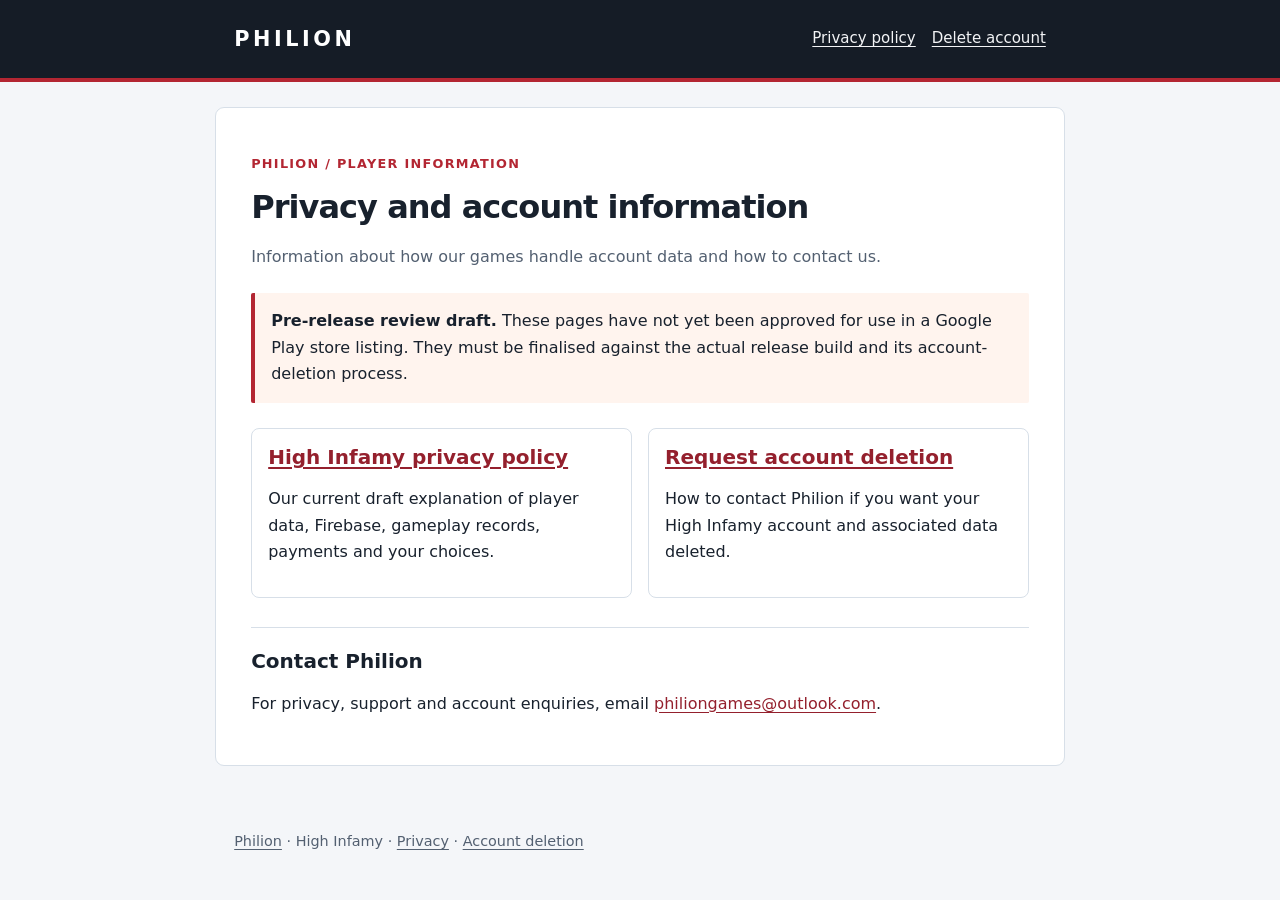
<file: index.html>
<!doctype html>
<html lang="en-GB">
<head>
  <meta charset="utf-8">
  <meta name="viewport" content="width=device-width,initial-scale=1">
  <meta name="robots" content="noindex,nofollow">
  <title>Philion | Privacy and account information</title>
  <meta name="description" content="Privacy and account information for High Infamy by Philion.">
  <link rel="stylesheet" href="./styles.css">
</head>
<body>
<header><div class="wrap"><a class="brand" href="./index.html">PHILION</a><nav aria-label="Main navigation"><a href="./privacy.html">Privacy policy</a><a href="./delete-account.html">Delete account</a></nav></div></header>
<main class="main" id="main">
  <p class="eyebrow">Philion / Player information</p>
  <h1>Privacy and account information</h1>
  <p class="subtitle">Information about how our games handle account data and how to contact us.</p>
  <div class="notice" role="note"><strong>Pre-release review draft.</strong> These pages have not yet been approved for use in a Google Play store listing. They must be finalised against the actual release build and its account-deletion process.</div>
  <div class="cards">
    <section class="card"><h2><a href="./privacy.html">High Infamy privacy policy</a></h2><p>Our current draft explanation of player data, Firebase, gameplay records, payments and your choices.</p></section>
    <section class="card"><h2><a href="./delete-account.html">Request account deletion</a></h2><p>How to contact Philion if you want your High Infamy account and associated data deleted.</p></section>
  </div>
  <h2>Contact Philion</h2>
  <p>For privacy, support and account enquiries, email <a href="mailto:philiongames@outlook.com">philiongames@outlook.com</a>.</p>
</main>
<footer><a href="./index.html">Philion</a> · High Infamy · <a href="./privacy.html">Privacy</a> · <a href="./delete-account.html">Account deletion</a></footer>
</body>
</html>
</file>
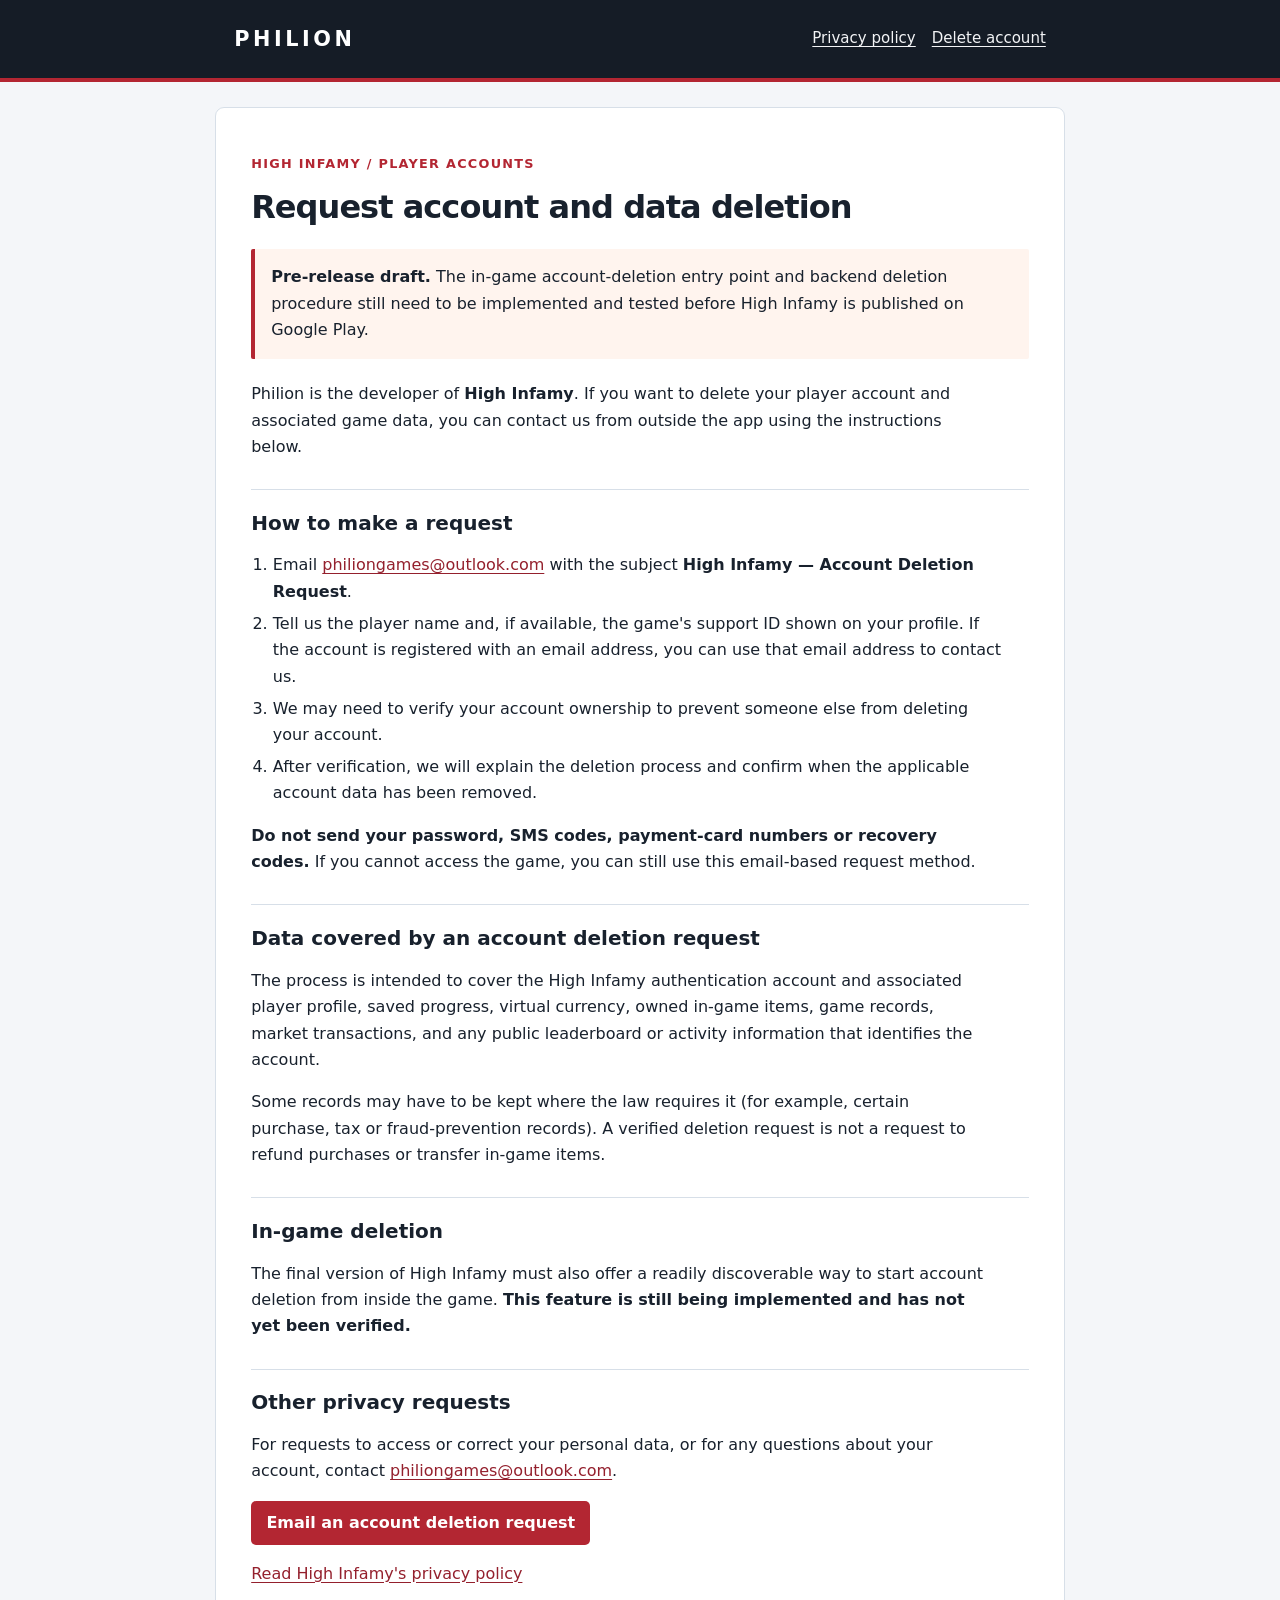
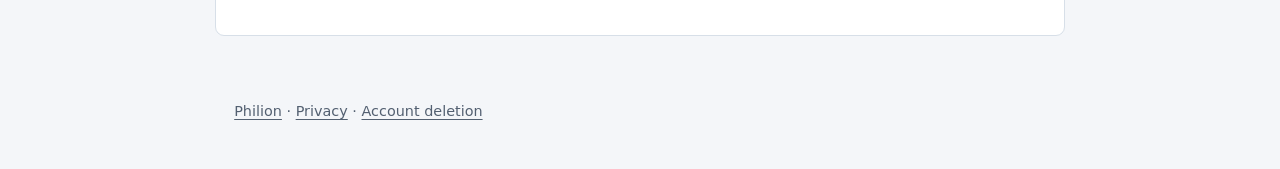
<file: delete-account.html>
<!doctype html>
<html lang="en-GB">
<head>
  <meta charset="utf-8">
  <meta name="viewport" content="width=device-width,initial-scale=1">
  <meta name="robots" content="noindex,nofollow">
  <title>Delete Your High Infamy Account | Philion</title>
  <meta name="description" content="Request deletion of a High Infamy player account and associated data.">
  <link rel="stylesheet" href="./styles.css">
</head>
<body>
<header><div class="wrap"><a class="brand" href="./index.html">PHILION</a><nav aria-label="Main navigation"><a href="./privacy.html">Privacy policy</a><a aria-current="page" href="./delete-account.html">Delete account</a></nav></div></header>
<main class="main">
  <p class="eyebrow">High Infamy / Player accounts</p>
  <h1>Request account and data deletion</h1>
  <div class="notice" role="note"><strong>Pre-release draft.</strong> The in-game account-deletion entry point and backend deletion procedure still need to be implemented and tested before High Infamy is published on Google Play.</div>
  <p>Philion is the developer of <strong>High Infamy</strong>. If you want to delete your player account and associated game data, you can contact us from outside the app using the instructions below.</p>
  <h2>How to make a request</h2>
  <ol>
    <li>Email <a href="mailto:philiongames@outlook.com?subject=High%20Infamy%20-%20Account%20Deletion%20Request">philiongames@outlook.com</a> with the subject <strong>High Infamy — Account Deletion Request</strong>.</li>
    <li>Tell us the player name and, if available, the game's support ID shown on your profile. If the account is registered with an email address, you can use that email address to contact us.</li>
    <li>We may need to verify your account ownership to prevent someone else from deleting your account.</li>
    <li>After verification, we will explain the deletion process and confirm when the applicable account data has been removed.</li>
  </ol>
  <p><strong>Do not send your password, SMS codes, payment-card numbers or recovery codes.</strong> If you cannot access the game, you can still use this email-based request method.</p>
  <h2>Data covered by an account deletion request</h2>
  <p>The process is intended to cover the High Infamy authentication account and associated player profile, saved progress, virtual currency, owned in-game items, game records, market transactions, and any public leaderboard or activity information that identifies the account.</p>
  <p>Some records may have to be kept where the law requires it (for example, certain purchase, tax or fraud-prevention records). A verified deletion request is not a request to refund purchases or transfer in-game items.</p>
  <h2>In-game deletion</h2>
  <p>The final version of High Infamy must also offer a readily discoverable way to start account deletion from inside the game. <strong>This feature is still being implemented and has not yet been verified.</strong></p>
  <h2>Other privacy requests</h2>
  <p>For requests to access or correct your personal data, or for any questions about your account, contact <a href="mailto:philiongames@outlook.com">philiongames@outlook.com</a>.</p>
  <p><a class="button" href="mailto:philiongames@outlook.com?subject=High%20Infamy%20-%20Account%20Deletion%20Request">Email an account deletion request</a></p>
  <p><a href="./privacy.html">Read High Infamy's privacy policy</a></p>
</main>
<footer><a href="./index.html">Philion</a> · <a href="./privacy.html">Privacy</a> · <a href="./delete-account.html">Account deletion</a></footer>
</body>
</html>
</file>
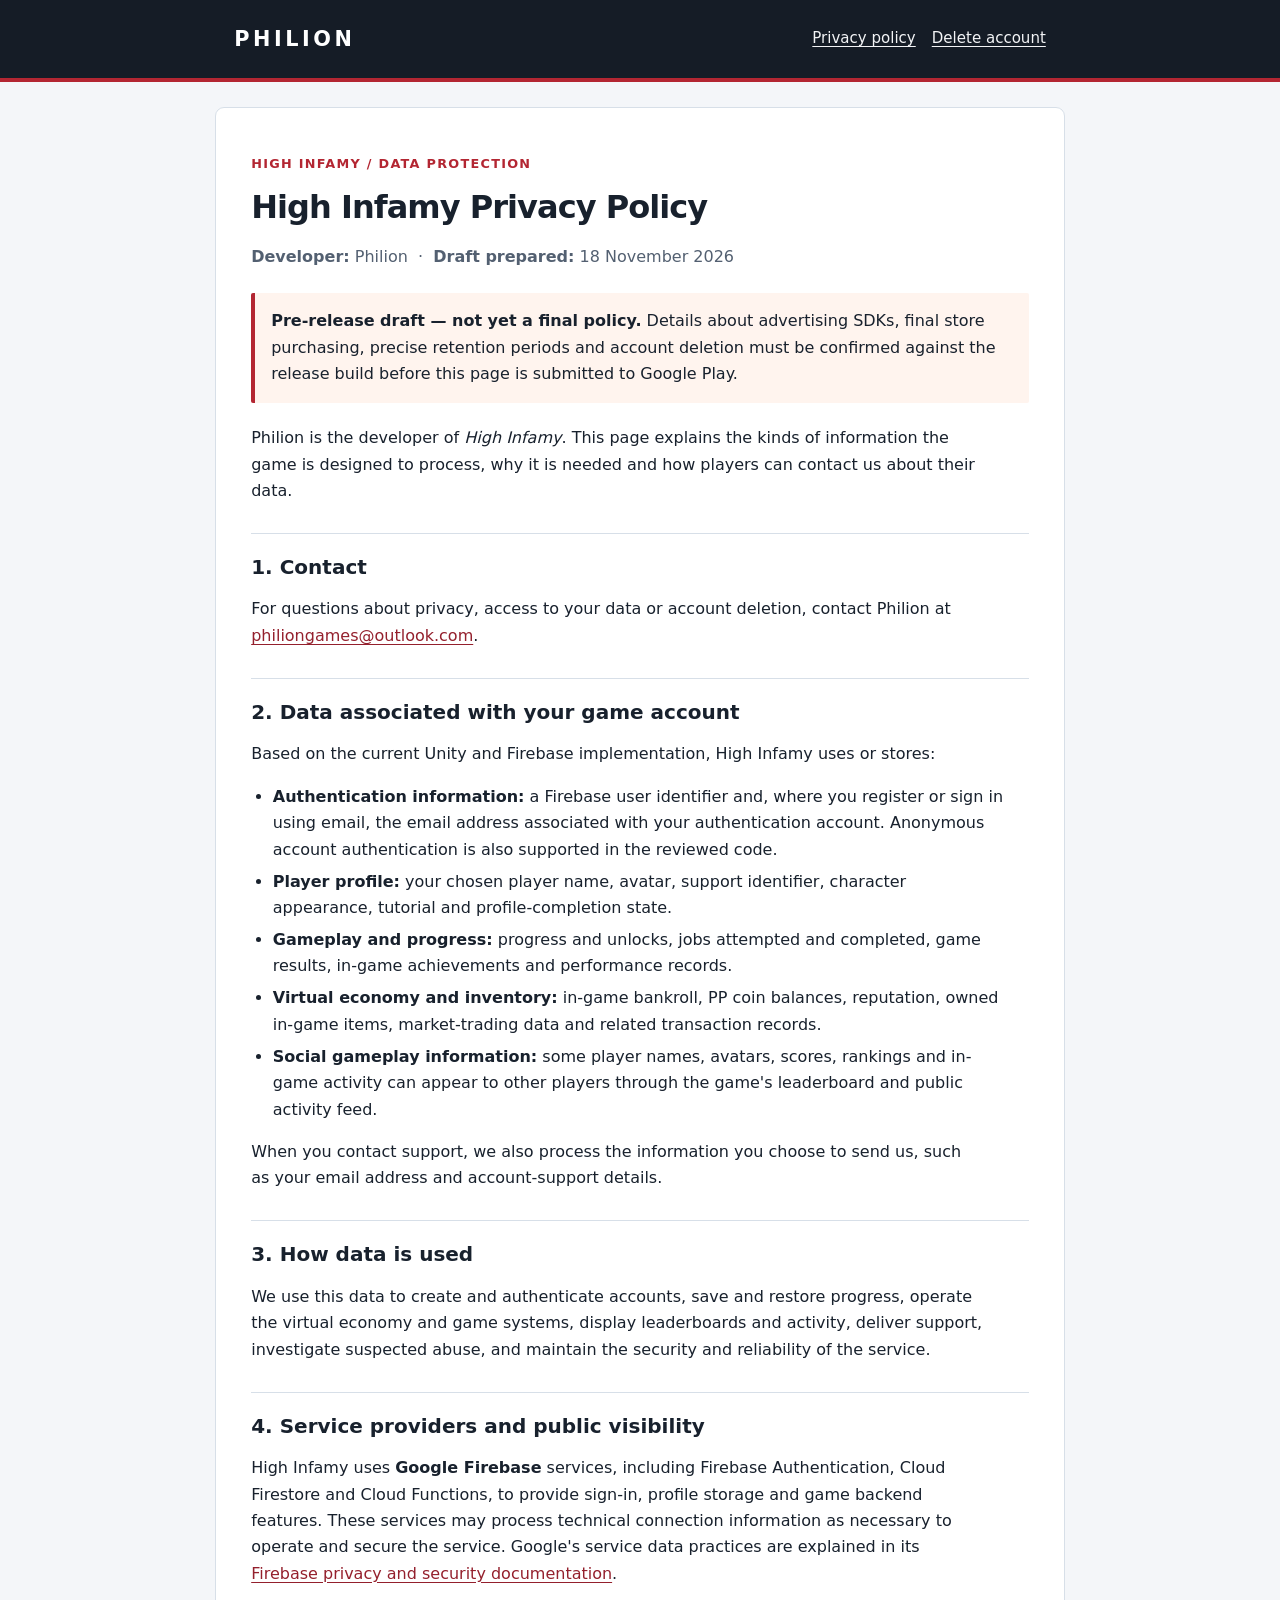
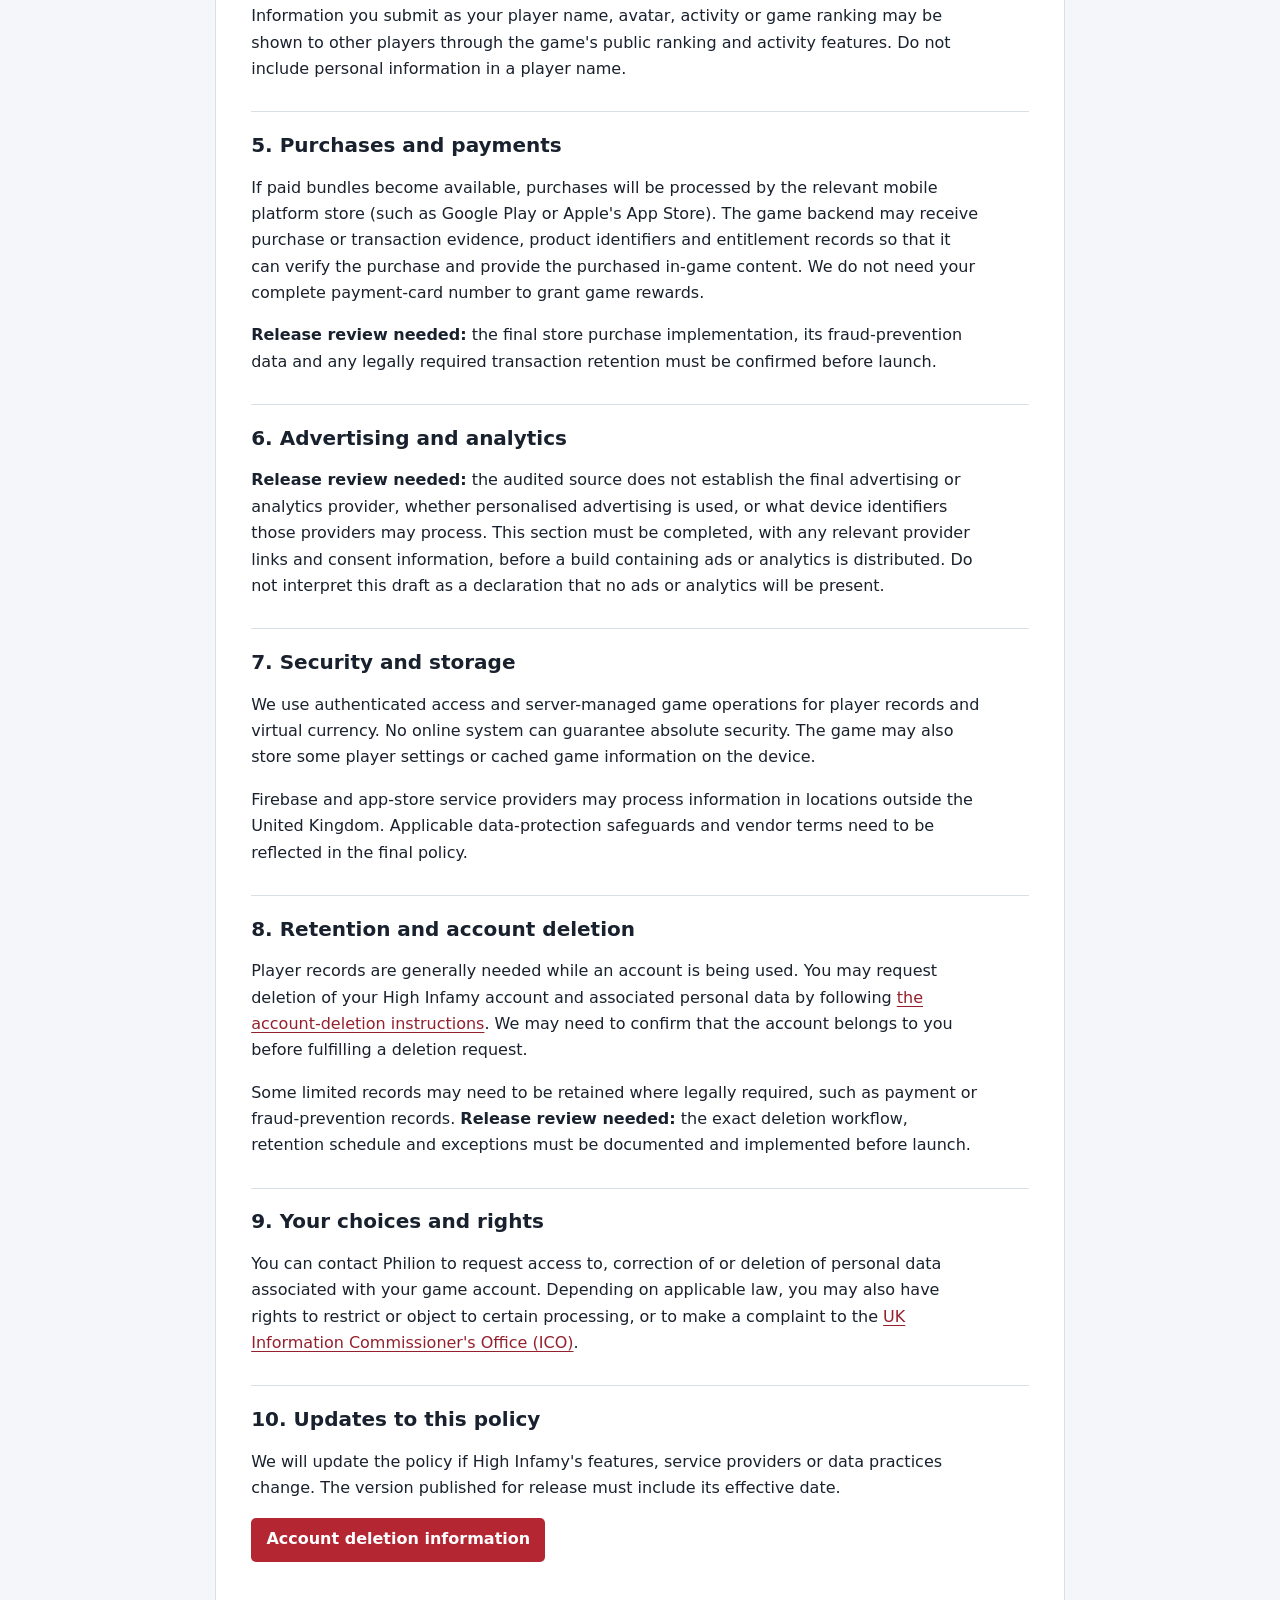
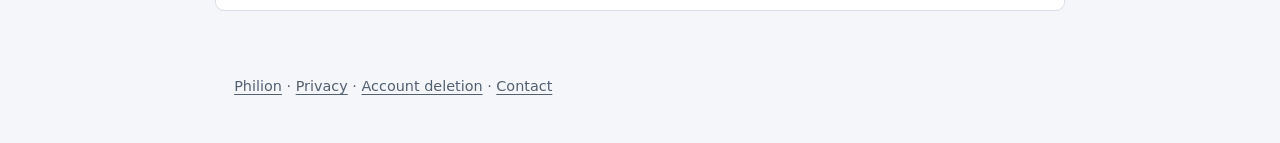
<file: privacy.html>
<!doctype html>
<html lang="en-GB">
<head>
  <meta charset="utf-8">
  <meta name="viewport" content="width=device-width,initial-scale=1">
  <meta name="robots" content="noindex,nofollow">
  <title>High Infamy Privacy Policy | Philion</title>
  <meta name="description" content="Privacy policy for High Infamy, a game published by Philion.">
  <link rel="stylesheet" href="./styles.css">
</head>
<body>
<header><div class="wrap"><a class="brand" href="./index.html">PHILION</a><nav aria-label="Main navigation"><a aria-current="page" href="./privacy.html">Privacy policy</a><a href="./delete-account.html">Delete account</a></nav></div></header>
<main class="main">
  <p class="eyebrow">High Infamy / Data protection</p>
  <h1>High Infamy Privacy Policy</h1>
  <p class="small"><strong>Developer:</strong> Philion &nbsp;·&nbsp; <strong>Draft prepared:</strong> 18 November 2026</p>
  <div class="notice" role="note"><strong>Pre-release draft — not yet a final policy.</strong> Details about advertising SDKs, final store purchasing, precise retention periods and account deletion must be confirmed against the release build before this page is submitted to Google Play.</div>
  <p>Philion is the developer of <em>High Infamy</em>. This page explains the kinds of information the game is designed to process, why it is needed and how players can contact us about their data.</p>

  <h2>1. Contact</h2>
  <p>For questions about privacy, access to your data or account deletion, contact Philion at <a href="mailto:philiongames@outlook.com">philiongames@outlook.com</a>.</p>

  <h2>2. Data associated with your game account</h2>
  <p>Based on the current Unity and Firebase implementation, High Infamy uses or stores:</p>
  <ul>
    <li><strong>Authentication information:</strong> a Firebase user identifier and, where you register or sign in using email, the email address associated with your authentication account. Anonymous account authentication is also supported in the reviewed code.</li>
    <li><strong>Player profile:</strong> your chosen player name, avatar, support identifier, character appearance, tutorial and profile-completion state.</li>
    <li><strong>Gameplay and progress:</strong> progress and unlocks, jobs attempted and completed, game results, in-game achievements and performance records.</li>
    <li><strong>Virtual economy and inventory:</strong> in-game bankroll, PP coin balances, reputation, owned in-game items, market-trading data and related transaction records.</li>
    <li><strong>Social gameplay information:</strong> some player names, avatars, scores, rankings and in-game activity can appear to other players through the game's leaderboard and public activity feed.</li>
  </ul>
  <p>When you contact support, we also process the information you choose to send us, such as your email address and account-support details.</p>

  <h2>3. How data is used</h2>
  <p>We use this data to create and authenticate accounts, save and restore progress, operate the virtual economy and game systems, display leaderboards and activity, deliver support, investigate suspected abuse, and maintain the security and reliability of the service.</p>

  <h2>4. Service providers and public visibility</h2>
  <p>High Infamy uses <strong>Google Firebase</strong> services, including Firebase Authentication, Cloud Firestore and Cloud Functions, to provide sign-in, profile storage and game backend features. These services may process technical connection information as necessary to operate and secure the service. Google's service data practices are explained in its <a href="https://firebase.google.com/support/privacy" rel="noopener noreferrer">Firebase privacy and security documentation</a>.</p>
  <p>Information you submit as your player name, avatar, activity or game ranking may be shown to other players through the game's public ranking and activity features. Do not include personal information in a player name.</p>

  <h2>5. Purchases and payments</h2>
  <p>If paid bundles become available, purchases will be processed by the relevant mobile platform store (such as Google Play or Apple's App Store). The game backend may receive purchase or transaction evidence, product identifiers and entitlement records so that it can verify the purchase and provide the purchased in-game content. We do not need your complete payment-card number to grant game rewards.</p>
  <p><strong>Release review needed:</strong> the final store purchase implementation, its fraud-prevention data and any legally required transaction retention must be confirmed before launch.</p>

  <h2>6. Advertising and analytics</h2>
  <p><strong>Release review needed:</strong> the audited source does not establish the final advertising or analytics provider, whether personalised advertising is used, or what device identifiers those providers may process. This section must be completed, with any relevant provider links and consent information, before a build containing ads or analytics is distributed. Do not interpret this draft as a declaration that no ads or analytics will be present.</p>

  <h2>7. Security and storage</h2>
  <p>We use authenticated access and server-managed game operations for player records and virtual currency. No online system can guarantee absolute security. The game may also store some player settings or cached game information on the device.</p>
  <p>Firebase and app-store service providers may process information in locations outside the United Kingdom. Applicable data-protection safeguards and vendor terms need to be reflected in the final policy.</p>

  <h2>8. Retention and account deletion</h2>
  <p>Player records are generally needed while an account is being used. You may request deletion of your High Infamy account and associated personal data by following <a href="./delete-account.html">the account-deletion instructions</a>. We may need to confirm that the account belongs to you before fulfilling a deletion request.</p>
  <p>Some limited records may need to be retained where legally required, such as payment or fraud-prevention records. <strong>Release review needed:</strong> the exact deletion workflow, retention schedule and exceptions must be documented and implemented before launch.</p>

  <h2>9. Your choices and rights</h2>
  <p>You can contact Philion to request access to, correction of or deletion of personal data associated with your game account. Depending on applicable law, you may also have rights to restrict or object to certain processing, or to make a complaint to the <a href="https://ico.org.uk/" rel="noopener noreferrer">UK Information Commissioner's Office (ICO)</a>.</p>

  <h2>10. Updates to this policy</h2>
  <p>We will update the policy if High Infamy's features, service providers or data practices change. The version published for release must include its effective date.</p>
  <p><a class="button" href="./delete-account.html">Account deletion information</a></p>
</main>
<footer><a href="./index.html">Philion</a> · <a href="./privacy.html">Privacy</a> · <a href="./delete-account.html">Account deletion</a> · <a href="mailto:philiongames@outlook.com">Contact</a></footer>
</body>
</html>
</file>
<file: styles.css>
:root{color-scheme:light;--ink:#18212d;--muted:#536071;--border:#d7dfe8;--accent:#b32632;--paper:#fff;--wash:#f4f6f9}
*{box-sizing:border-box}html{scroll-behavior:smooth}body{margin:0;background:var(--wash);color:var(--ink);font:16px/1.65 system-ui,-apple-system,BlinkMacSystemFont,"Segoe UI",sans-serif}a{color:#94202d;text-underline-offset:3px}a:focus-visible{outline:3px solid #94202d;outline-offset:3px}
header{background:#151c26;color:#fff;border-bottom:4px solid #b32632}header .wrap{display:flex;justify-content:space-between;align-items:center;gap:1rem;padding:1.35rem 1.2rem}header .brand{font-weight:800;letter-spacing:.17em;font-size:1.3rem;color:#fff;text-decoration:none}header nav{display:flex;flex-wrap:wrap;gap:1rem}header nav a{color:#f3f4f6;font-size:.94rem}
.wrap{max-width:850px;margin:auto;padding:0 1.2rem}.main{max-width:850px;margin:1.6rem auto 3rem;padding:2rem 2.2rem;background:var(--paper);border:1px solid var(--border);border-radius:9px}
h1,h2,h3{line-height:1.25}h1{font-size:2rem;letter-spacing:-.03em;margin:.4rem 0 1.1rem}h2{font-size:1.25rem;border-top:1px solid var(--border);padding-top:1.3rem;margin-top:1.8rem}h3{font-size:1.08rem}.subtitle,.small{color:var(--muted)}.eyebrow{text-transform:uppercase;color:var(--accent);font-size:.8rem;font-weight:750;letter-spacing:.1em}
.notice{background:#fff4ee;border-left:4px solid var(--accent);padding:.95rem 1rem;border-radius:2px;margin:1.4rem 0}p,li{max-width:72ch}ul,ol{padding-left:1.35rem}li{margin:.35rem 0}.cards{display:grid;grid-template-columns:repeat(auto-fit,minmax(235px,1fr));gap:1rem;margin:1.6rem 0}.card{border:1px solid var(--border);border-radius:8px;padding:1rem;background:#fff}.card h2{margin:0 0 .4rem;padding:0;border:0}.button{display:inline-block;background:var(--accent);padding:.55rem .95rem;color:#fff;text-decoration:none;font-weight:650;border-radius:5px}.button:focus-visible{outline:3px solid #151c26}footer{max-width:850px;margin:0 auto;padding:1rem 1.2rem 2.8rem;color:var(--muted);font-size:.9rem}footer a{color:inherit}
@media(max-width:580px){header .wrap{flex-direction:column;align-items:flex-start}.main{margin:.7rem;padding:1.25rem;border-radius:0}h1{font-size:1.7rem}}
</file>
